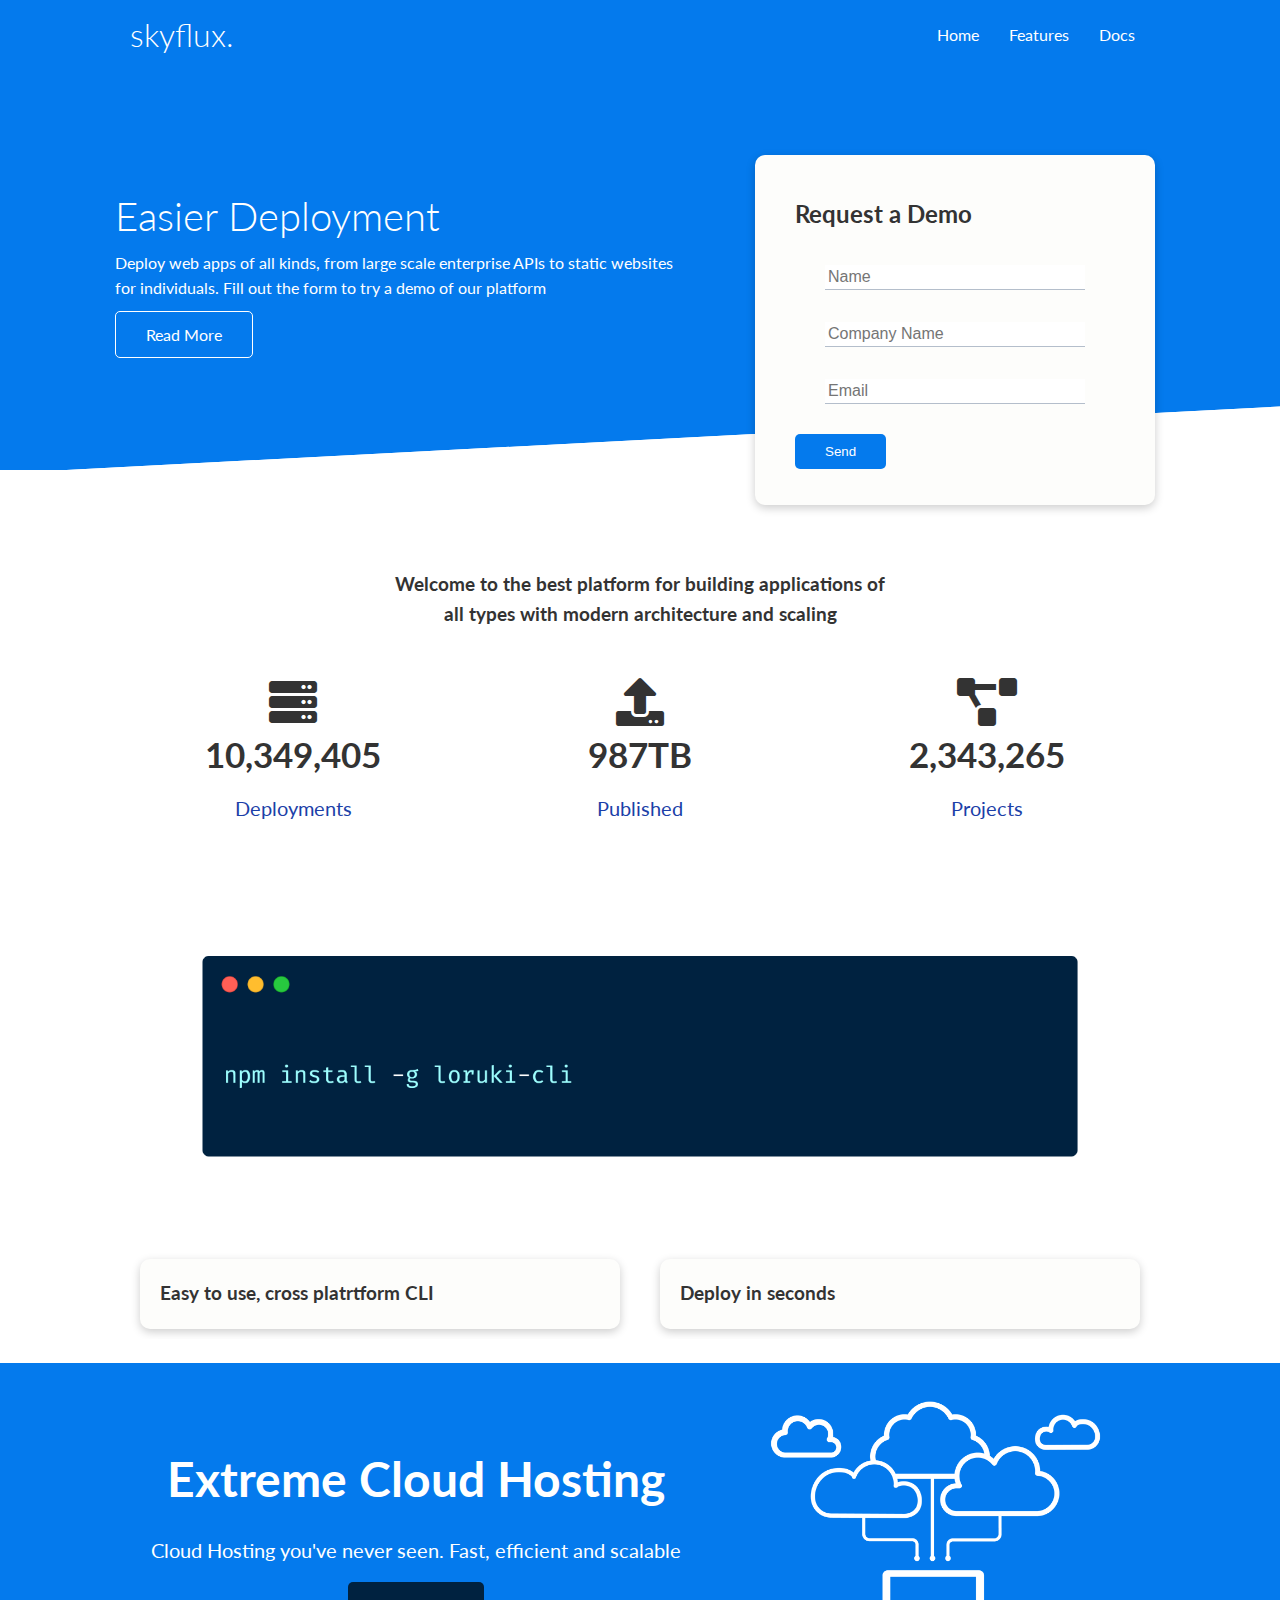
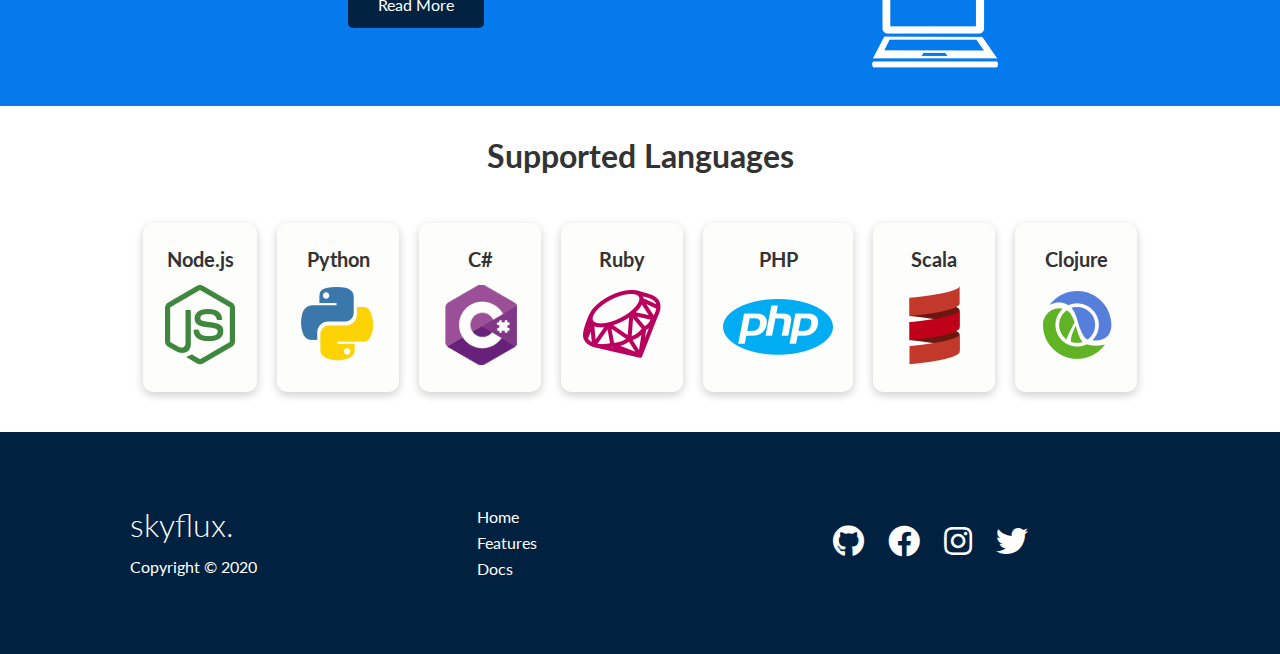
<file: index.html>
<!DOCTYPE html>
<html lang="en">
<head>
    <meta charset="UTF-8">
    <meta name="viewport" content="width=device-width, initial-scale=1.0">
    <link rel="stylesheet" href="https://cdnjs.cloudflare.com/ajax/libs/font-awesome/5.15.1/css/all.min.css">
    <link rel="stylesheet" href="css/utilities.css">
    <link rel="stylesheet" href="css/style.css">
    <title>skyflux | Cloud Hosting For Everyone</title>
</head>
<body>
    <!-- Navbar -->
    <div class="navbar">
        <div class="container flex">
            <h1 class="logo">skyflux.</h1>
            <nav>
                <ul>
                    <li><a href="index.html">Home</a></li>
                    <li><a href="features.html">Features</a></li>
                    <li><a href="docs.html">Docs</a></li>
                </ul>
            </nav>
        </div>
    </div>

    <!-- Showcase -->
    <section class="showcase">
        <div class="container grid">
            <div class="showcase-text">
                <h1>Easier Deployment</h1>
                    <p>Deploy web apps of all kinds, from large scale enterprise APIs to static websites for individuals. Fill out the form to try a demo of our platform</p>                
                    <a href="features.html" class="btn btn-outline">Read More</a>
            </div>

            <div class="showcase-form card">
                <h2>Request a Demo</h2>
                <form>
                    <div class="form-control">
                        <input type="text" name="name" placeholder="Name" required>
                    </div>
                    <div class="form-control">
                        <input type="text" name="company" placeholder="Company Name" required>
                    </div>
                    <div class="form-control">
                        <input type="text" name="email" placeholder="Email" required>
                    </div>
                    <input type="submit" value="Send" class="btn btn-">
                </form>
            </div>
        </div>
    </section>

    <!-- Stats -->
    <section class="stats">
        <div class="container">
            <h3 class="stats-heading text-center my-1">Welcome to the best platform for building applications of all types with modern architecture and scaling 
            </h3>

            <div class="grid grid-3 text-center my-4">
                <div>
                    <i class="fas fa-server fa-3x"></i>
                    <h3>10,349,405</h3>
                    <p class="text-secondary">Deployments</p>
                </div>
                <div>
                    <i class="fas fa-upload fa-3x"></i>
                    <h3>987TB</h3>
                    <p class="text-secondary">Published</p>
                </div>
                <div>
                    <i class="fas fa-project-diagram fa-3x"></i>
                    <h3>2,343,265</h3>
                    <p class="text-secondary">Projects</p>
                </div>
            </div>
        </div>
    </section>

    <!-- CLI -->
    <section class="cli">
        <div class="container grid">
            <img src="images/cli.png" alt="">
            <div class="card">
                <h3>Easy to use, cross platrtform CLI</h3>
            </div>
            <div class="card">
                <h3>Deploy in seconds</h3>
            </div>
        </div>
    </section>

<!-- Cloud -->
<section class="cloud bg-primary my-2 py-2">
    <div class="container grid">
        <div class="text-center">
            <h2 class="lg">Extreme Cloud Hosting</h2>
            <p class="lead my-1">Cloud Hosting you've never seen. Fast, efficient and scalable</p>
            <a href="features.html" class="btn btn-dark">Read More</a>
        </div>
        <img src="images/cloud.png" alt="">
    </div>
</section>

<!-- Languages -->
<section class="languages">
    <h2 class="md text-center my-2">Supported Languages</h2>
    <div class="container flex">
        <div class="card">
            <h4>Node.js</h4>
            <img src="images/logos/node.png" alt="">
        </div>
        <div class="card">
            <h4>Python</h4>
            <img src="images/logos/python.png" alt="">
          </div>
          <div class="card">
            <h4>C#</h4>
            <img src="images/logos/csharp.png" alt="">
          </div>
          <div class="card">
            <h4>Ruby</h4>
            <img src="images/logos/ruby.png" alt="">
          </div>
          <div class="card">
            <h4>PHP</h4>
            <img src="images/logos/php.png" alt="">
          </div>
          <div class="card">
            <h4>Scala</h4>
            <img src="images/logos/scala.png" alt="">
          </div>
          <div class="card">
            <h4>Clojure</h4>
            <img src="images/logos/clojure.png" alt="">
          </div>    
    </div>
</section>

<!-- Footer -->
<footer class="footer bg-dark py-5">
    <div class="container grid grid-3">
        <div>
            <h1>skyflux.</h1>
            <p>Copyright &copy; 2020</p>
        </div>
        <nav>
            <ul>
                <li><a href="index.html">Home</a></li>
                <li><a href="features.html">Features</a></li>
                <li><a href="docs.html">Docs</a></li>
            </ul>
        </nav>
        <div class="social">
            <a href="#"><i class="fab fa-github fa-2x"></i></a>
            <a href="#"><i class="fab fa-facebook fa-2x"></i></a>
            <a href="#"><i class="fab fa-instagram fa-2x"></i></a>
            <a href="#"><i class="fab fa-twitter fa-2x"></i></a>
        
        </div>
    </div>
</footer>

</body>
</html>
</file>
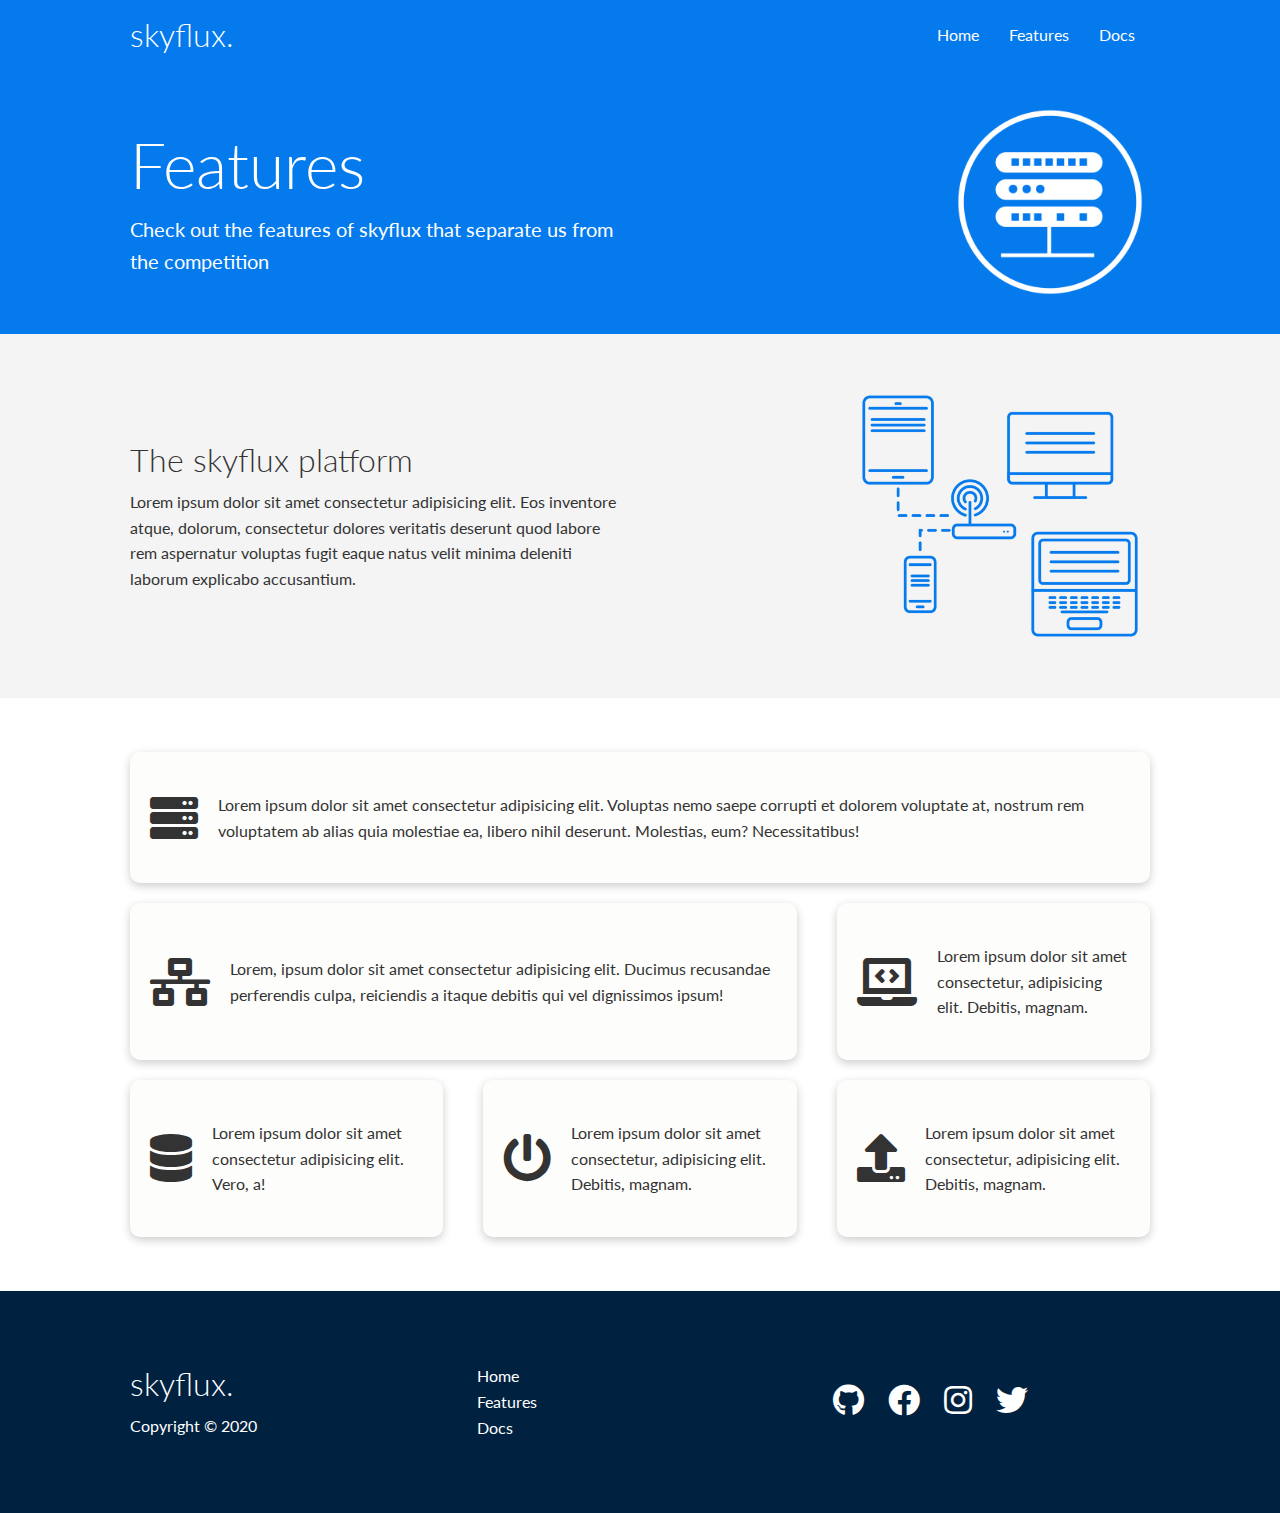
<file: features.html>
<!DOCTYPE html>
<html lang="en">
<head>
    <meta charset="UTF-8">
    <meta name="viewport" content="width=device-width, initial-scale=1.0">
    <link rel="stylesheet" href="https://cdnjs.cloudflare.com/ajax/libs/font-awesome/5.15.1/css/all.min.css">
    <link rel="stylesheet" href="css/utilities.css">
    <link rel="stylesheet" href="css/style.css">
    <title>skyflux | Cloud Hosting For Everyone</title>
</head>
<body>
    <!-- Navbar -->
    <div class="navbar">
        <div class="container flex">
            <h1 class="logo">skyflux.</h1>
            <nav>
                <ul>
                    <li><a href="index.html">Home</a></li>
                    <li><a href="features.html">Features</a></li>
                    <li><a href="docs.html">Docs</a></li>
                </ul>
            </nav>
        </div>
    </div>

<!-- Head -->
<section class="features-head bg-primary py-3">
    <div class="container grid">
        <div>
            <h1 class="xl">Features</h1>
            <p class="lead">Check out the features of skyflux that separate us from the competition</p>
        </div>
        <img src="images/server.png" alt="">
    </div>
</section>

<!-- Sub Head -->
<section class="features-sub-head bg-light py-3">
    <div class="container grid">
        <div>
        <h1 class="md">The skyflux platform</h1>
        <p class="">Lorem ipsum dolor sit amet consectetur adipisicing elit. Eos inventore atque, dolorum, consectetur dolores veritatis deserunt quod labore rem aspernatur voluptas fugit eaque natus velit minima deleniti laborum explicabo accusantium.</p>
    </div>
    <img src="images/server2.png" alt="">
    </div>
</section>

<!-- Features Main -->
<section class="features-main my-2">

    <div class="container grid grid-3">
        <div class="card flex">
            <i class="fas fa-server fa-3x"></i>
            <p>
                Lorem ipsum dolor sit amet consectetur adipisicing elit. Voluptas nemo saepe corrupti et dolorem voluptate at, nostrum rem voluptatem ab alias quia molestiae ea, libero nihil deserunt. Molestias, eum? Necessitatibus!
            </p>
        </div>
        <div class="card flex">
            <i class="fas fa-network-wired fa-3x"></i>
            <p>
                Lorem, ipsum dolor sit amet consectetur adipisicing elit. Ducimus
                recusandae perferendis culpa, reiciendis a itaque debitis qui vel
                dignissimos ipsum!
            </p>
        </div>
        <div class="card flex">
            <i class="fas fa-laptop-code fa-3x"></i>
            <p>
                Lorem ipsum dolor sit amet consectetur, adipisicing elit. Debitis,
                magnam.
            </p>
        </div>
        <div class="card flex">
            <i class="fas fa-database fa-3x"></i>
            <p>
                Lorem ipsum dolor sit amet consectetur adipisicing elit. Vero, a!
            </p>
        </div>
        <div class="card flex">
            <i class="fas fa-power-off fa-3x"></i>
            <p>
                Lorem ipsum dolor sit amet consectetur, adipisicing elit. Debitis,
                magnam.
            </p>
        </div>
        <div class="card flex">
            <i class="fas fa-upload fa-3x"></i>
            <p>
                Lorem ipsum dolor sit amet consectetur, adipisicing elit. Debitis,
                magnam.
            </p>
        </div>
    </div>

    </div>
</section>

<!-- Footer -->
<footer class="footer bg-dark py-5">
    <div class="container grid grid-3">
        <div>
            <h1>skyflux.</h1>
            <p>Copyright &copy; 2020</p>
        </div>
        <nav>
            <ul>
                <li><a href="index.html">Home</a></li>
                <li><a href="features.html">Features</a></li>
                <li><a href="docs.html">Docs</a></li>
            </ul>
        </nav>
        <div class="social">
            <a href="#"><i class="fab fa-github fa-2x"></i></a>
            <a href="#"><i class="fab fa-facebook fa-2x"></i></a>
            <a href="#"><i class="fab fa-instagram fa-2x"></i></a>
            <a href="#"><i class="fab fa-twitter fa-2x"></i></a>
        
        </div>
    </div>
</footer>

</body>
</html>
</file>
<file: css/utilities.css>
.container {
    max-width: 1100px;
    margin: 0 auto;
    overflow: auto;
    padding: 0 40px;
}



.card {
    background-color: #fdfdfb;
    border-radius: 10px;
    box-shadow: 0 3px 10px rgba(0, 0, 0, 0.2);
    padding: 20px;
    margin: 10px;
    color: #333;
}

.btn {
    display: inline-block;
    padding: 10px 30px;
    cursor: pointer;
    background-color: var(--primary-color);
    color: #fff;
    border: none;
    border-radius: 5px;
}

.btn-outline {
    background-color: transparent;
    border: 1px #fff solid;
}

.btn:hover {
    transform: scale(.98);
}

/* Backgrounds & colored buttons */
.bg-primary,
.btn-primary {
    background-color: var(--primary-color);
    color: #fff;
}

.bg-secondary,
.btn-secondary {
    background-color: var(--secondary-color);
    color: #fff;
}

.bg-dark,
.btn-dark {
    background-color: var(--dark-color);
    color: #fff;
}

.bg-light,
.btn-light {
    background-color: var(--light-color);
    color: #333;
}

.bg-primary a,
.btn-primary a,
.bg-secondary a,
.btn-secondary a,
.bg-dark a,
.btn-dark a {
    color: #fff;
}

/* Text colors */
.text-primary {
    color: var(--primary-color);
}

.text-secondary {
    color: var(--secondary-color);
}

.text-dark {
    color: var(--dark-color);
}

.text-light {
    color: var(--light-color);
}

/* Text sizes */
.lead {
    font-size: 20px;
}

.sm {
    font-size: 1rem;
}

.md {
    font-size: 2rem;
}

.lg {
    font-size: 3rem;
}

.xl {
    font-size: 4rem;
}

.text-center {
    text-align: center;
}

.flex {
    display: flex;
    justify-content: center;
    align-items: center;
    height: 100%;
}

.grid {
    display: grid;
    grid-template-columns: repeat(2, 1fr);
    gap: 20px;
    justify-content: center;
    align-items: center;
    height: 100%;
}

.grid-3 {
    grid-template-columns: repeat(3, 1fr);
}

/* Margin */
.my-1 {
    margin: 1rem 0;
}

.my-2 {
    margin: 1.5rem 0;
}

.my-3 {
    margin: 2rem 0;
}

.my-4 {
    margin: 3rem 0;
}

.my-5 {
    margin: 4rem 0;
}

.m-1 {
    margin: 1rem;
}

.m-2 {
    margin: 1.5rem;
}

.m-3 {
    margin: 2rem;
}

.m-4 {
    margin: 3rem;
}

.m-5 {
    margin: 4rem;
}

/* Padding */
.py-1 {
    padding: 1rem 0;
}

.py-2 {
    padding: 1.5rem 0;
}

.py-3 {
    padding: 2rem 0;
}

.py-4 {
    padding: 3rem 0;
}

.py-5 {
    padding: 4rem 0;
}

.p-1 {
    padding: 1rem;
}

.p-2 {
    padding: 1.5rem;
}

.p-3 {
    padding: 2rem;
}

.p-4 {
    padding: 3rem;
}

.p-5 {
    padding: 4rem;
}
</file>
<file: css/style.css>
@import url('https://fonts.googleapis.com/css2?family=Lato:wght@300&display=swap');
:root {
  --primary-color: #047aed;
  --secondary-color: #1c3fa8;
  --dark-color: #002240;
  --light-color: #f4f4f4;
  --success-color: #5cb85c;
  --error-color: #d9534f;
}

* {
  box-sizing: border-box;
  padding: 0;
  margin: 0;
}

body {
  font-family: 'Lato', sans-serif;
  color: #333;
  line-height: 1.6;
}

ul {
  list-style-type: none;
}

a {
  text-decoration: none;
  color: #333;
}

h1 {
  font-weight: 300;
  line-height: 1.2;
  margin: 10px 0;
}

p {
  margin: 10px 0;
}

img {
  width: 100%;
}
code, pre {
  background: #333;
  color: #fff;
  padding: 10px;
  border-radius: 2px;
}

/* Navbar */
.navbar {
  background-color: var(--primary-color);
  color: #fff;
  height: 70px;
  ; 
}

.navbar ul {
   display: flex;
}

.navbar a {
  color: #fff;
  padding: 10px;
  margin: 0 5px;
}
 
.navbar a:hover {
  border-bottom: 2px #fff solid;
}

.navbar .flex {
  justify-content: space-between;
}

/* Showcase */
.showcase {
  height: 400px;
  background-color: var(--primary-color);
  color: #fff;
  position: relative;
}

.showcase h1 {
  font-size: 40px;
}

.showcaseq p {
  margin: 20px 0;
}

.showcase .grid {
  grid-template-columns: 55% 45%;
  gap: 30px;
  overflow: visible;
}

.showcase-text {
  animation: slideInFromLeft 1s ease-in;
}

.showcase-form {
  position: relative;
  top: 60px;
  height: 350px;
  width: 400px;
  padding: 40px;
  z-index: 100;
  justify-self: flex-end;
  animation: slideInFromRight 1s ease-in;

}

.showcase-form .form-control {
  margin: 30px;
}

.showcase-form input[type='text'],
.showcase-form input[type='email'] {
  border: 0;
  border-bottom: 1px solid #b4becb;
  width: 100%;
  padding: 3px;
  font-size: 16px;
}

.showcase-form input:focus {
  outline: none;
}

.showcase::before,
.showcase::after {
  content: '';
  position: absolute;
  height: 100px;
  bottom: -70px;
  background-color: #fff;
  right: 0;
  left: 0;
  transform: skewY(-3deg);
  -webkit-transform: skewY(-3deg);
  -moz-transform: skewY(-3deg);
  -ms-transform: skewY(-3deg);
}

/* Stats */
.stats {
  padding-top: 100px;
  animation: slideInFromBottom 1s ease-in;


}

.stats-heading {
  max-width: 500px;
  margin: auto;
}

.stats .grid h3 {
  font-size: 35px;
}

.stats .grid p {
  font-size: 20px;IE

  grid-template-rows: repeat(2, 1fr);
}

.cli .grid > *:first-child {
  grid-column: 1 / span 2;
  grid-row: 1 / span 2;
}

/* Cloud */
.cloud .grid {
  grid-template-columns: 4fr 3fr;
}

/* Languages */
.languages .flex {
  flex-wrap: wrap;
}

.languages .card {
  text-align: center;
  margin: 18px 10px 40px;
  transition: transform 120ms ease-in;
}

.languages .card h4 {
  font-size: 20px;
  margin-bottom: 10px;
}

.languages .card:hover {
  transform: translateY(-15px);
}

/* Features */
.features-head img,
.docs-head img {
  width: 200px; 
  justify-self: flex-end;
}

.features-sub-head img {
  width: 300px;
  justify-self: flex-end;
}

.features-main .card > i {
  margin-right: 20px;
}

.features-main .grid {
  padding: 30px;
}

.features-main .grid >*:first-child {
  grid-column: 1 / span 3;
}

.features-main .grid >*:nth-child(2) {
  grid-column: 1 / span 2;
}

/* Docs */
.docs-main h3 {
  margin: 20px 0;
}

.docs-main .grid {
  grid-template-columns: 1fr 2fr;
  align-items: flex-start;
}

.docs-main nav li {
  font-size: 17px;
  padding-bottom: 5px;
  margin-bottom: 5px;
  border-bottom: 1px #ccc solid;
}

.docs-main a:hove {
  font-weight: bold;
}

/* Footer */
.footer .social a {
  margin: 0 10px;
}

/* Animations */
@keyframes slideInFromLeft {
  0% {
    transform: translateX(-100%);
  }
  100% {
    transform: translateX(0);
  }
}

@keyframes slideInFromRight {
  0% {
    transform: translateX(100%);
  }
  100% {
    transform: translateX(0);
  }
}

@keyframes slideInFromTop {
  0% {
    transform: translateY(-100%);
  }
  100% {
    transform: translateX(0);
  }
}

@keyframes slideInFromBottom {
  0% {
    transform: translateY(100%);
  }
  100% {
    transform: translateX(0);
  }
}




/* Tablets and under */
@media(max-width: 768px) {
  .grid,
  .showcase .grid,
  .stats.grid,
  .cli .grid,
  .features-main .grid,
  .docs-main .grid,
  .cloud .grid {
    grid-template-columns: 1fr;
    grid-template-rows: 1fr;
  }
  
  .showcase {
    height: auto;
  }
  .showcase-text{
    text-align: center;
    margin-top: 40px;
    animation: slideInFromTop 1s ease-in;

  }

  .showcase-form {
    justify-self: center;
    margin: auto;
    animation: slideInFromBottom 1s ease-in;

  }

  .cli .grid > *:first-child {
    grid-column: 1;
    grid-row: 1;
  }

  .features-head,
  .features-sub-head,
  .docs-head {
    text-align: center;
  }

  .features-head img,
  .features-sub-head img,
  .docs-head img {
    justify-self: center;
  }
  
  .features-main .grid >*:first-child,
  .features-main .grid >*:nth-child(2) {
    grid-column: 1;
  }
  
}


/* Mobile */
@media (max-width: 500px) {
  .navbar .container {
    overflow: visible;
    position: relative;
    z-index: 100;
  }

  .navbar {
    height: 110px;
  }

  .navbar .flex {
    flex-direction: column;
  }

  .navbar li {
    padding: 10px;
    background-color: rgba(0, 0, 0, 0.1);
    border-radius: 7px;
    margin: 0 7px;
    border: 1px solid rgba(0, 34, 64, 0.1);
    transition: transform 60ms  linear;
    box-shadow: 0 1px 1px rgba(0, 0, 0, 0.2);
    font-weight: 900;
  }

  .navbar a:hover {
    border-bottom: none;
  }

  .navbar li:active {
    transform: scale(.8);
    background-color: rgba(0, 0, 0, 0.25);
  }
  
  .showcase-form {
    width: 300px;
  }
}
</file>
